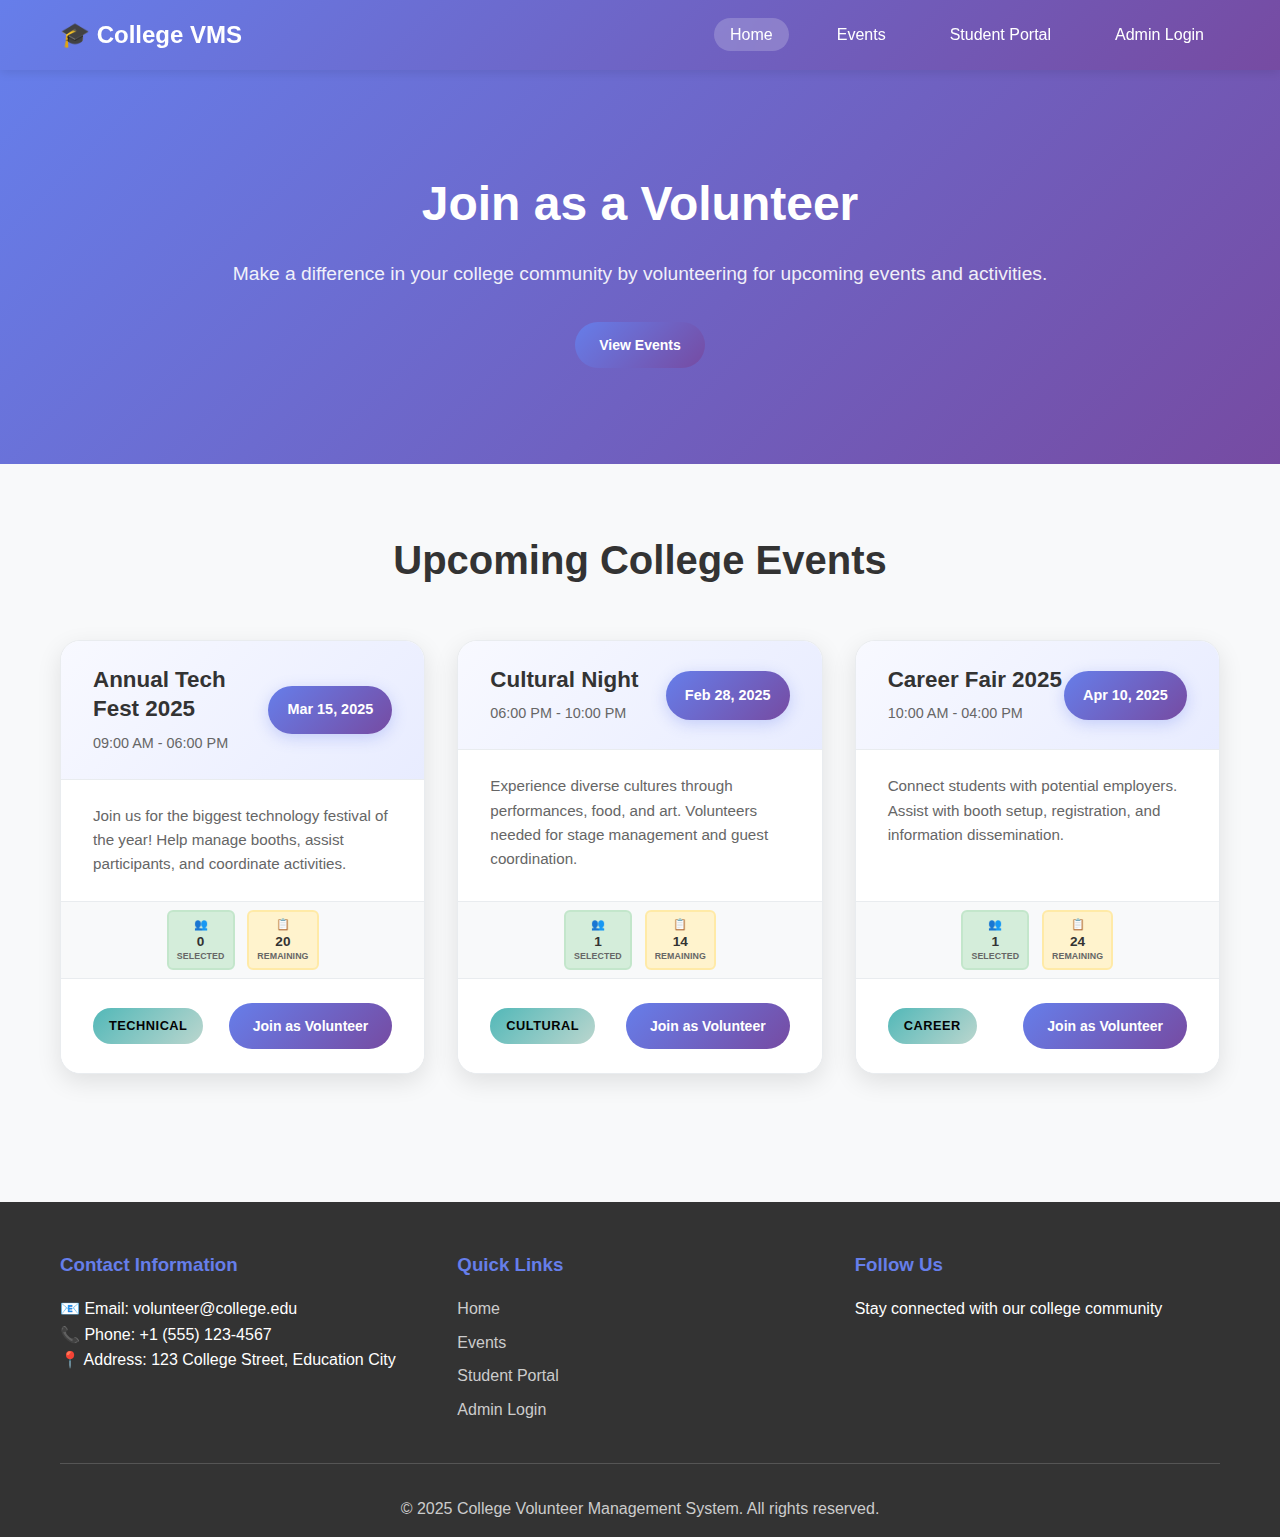
<file: index.html>
<!DOCTYPE html>
<html lang="en">
<head>
    <meta charset="UTF-8">
    <meta name="viewport" content="width=device-width, initial-scale=1.0">
    <title>Volunteer Management System - Home</title>
    <link rel="stylesheet" href="styles.css">
</head>
<body>
    <!-- Header Navigation -->
    <header class="header">
        <div class="container">
            <div class="logo">
                <h2>🎓 College VMS</h2>
            </div>
            <nav class="nav">
                <ul>
                    <li><a href="index.html" class="active">Home</a></li>
                    <li><a href="events.html">Events</a></li>
                    <li><a href="student-portal.html">Student Portal</a></li>
                    <li><a href="login.html">Admin Login</a></li>
                </ul>
            </nav>
            <div class="hamburger" onclick="toggleMobileMenu()">
                <span></span>
                <span></span>
                <span></span>
            </div>
        </div>
    </header>

    <!-- Hero Section -->
    <section class="hero">
        <div class="container">
            <div class="hero-content">
                <h1>Join as a Volunteer</h1>
                <p>Make a difference in your college community by volunteering for upcoming events and activities.</p>
                <a href="events.html" class="btn btn-primary">View Events</a>
            </div>
        </div>
    </section>

    <!-- Upcoming Events Section -->
    <section class="upcoming-events">
        <div class="container">
            <h2>Upcoming College Events</h2>
            <div class="events-grid" id="upcomingEventsGrid">
                <!-- Events will be dynamically loaded here -->
            </div>
        </div>
    </section>

    <!-- Notifications -->
    <div class="notification" id="notification">
        <span id="notificationText"></span>
        <button onclick="closeNotification()">&times;</button>
    </div>

    <!-- Footer -->
    <footer class="footer">
        <div class="container">
            <div class="footer-content">
                <div class="footer-section">
                    <h3>Contact Information</h3>
                    <p>📧 Email: volunteer@college.edu</p>
                    <p>📞 Phone: +1 (555) 123-4567</p>
                    <p>📍 Address: 123 College Street, Education City</p>
                </div>
                <div class="footer-section">
                    <h3>Quick Links</h3>
                    <ul>
                        <li><a href="index.html">Home</a></li>
                        <li><a href="events.html">Events</a></li>
                        <li><a href="student-portal.html">Student Portal</a></li>
                        <li><a href="login.html">Admin Login</a></li>
                    </ul>
                </div>
                <div class="footer-section">
                    <h3>Follow Us</h3>
                    <p>Stay connected with our college community</p>
                </div>
            </div>
            <div class="footer-bottom">
                <p>&copy; 2025 College Volunteer Management System. All rights reserved.</p>
            </div>
        </div>
    </footer>

    <script src="script.js"></script>
</body>
</html>
</file>
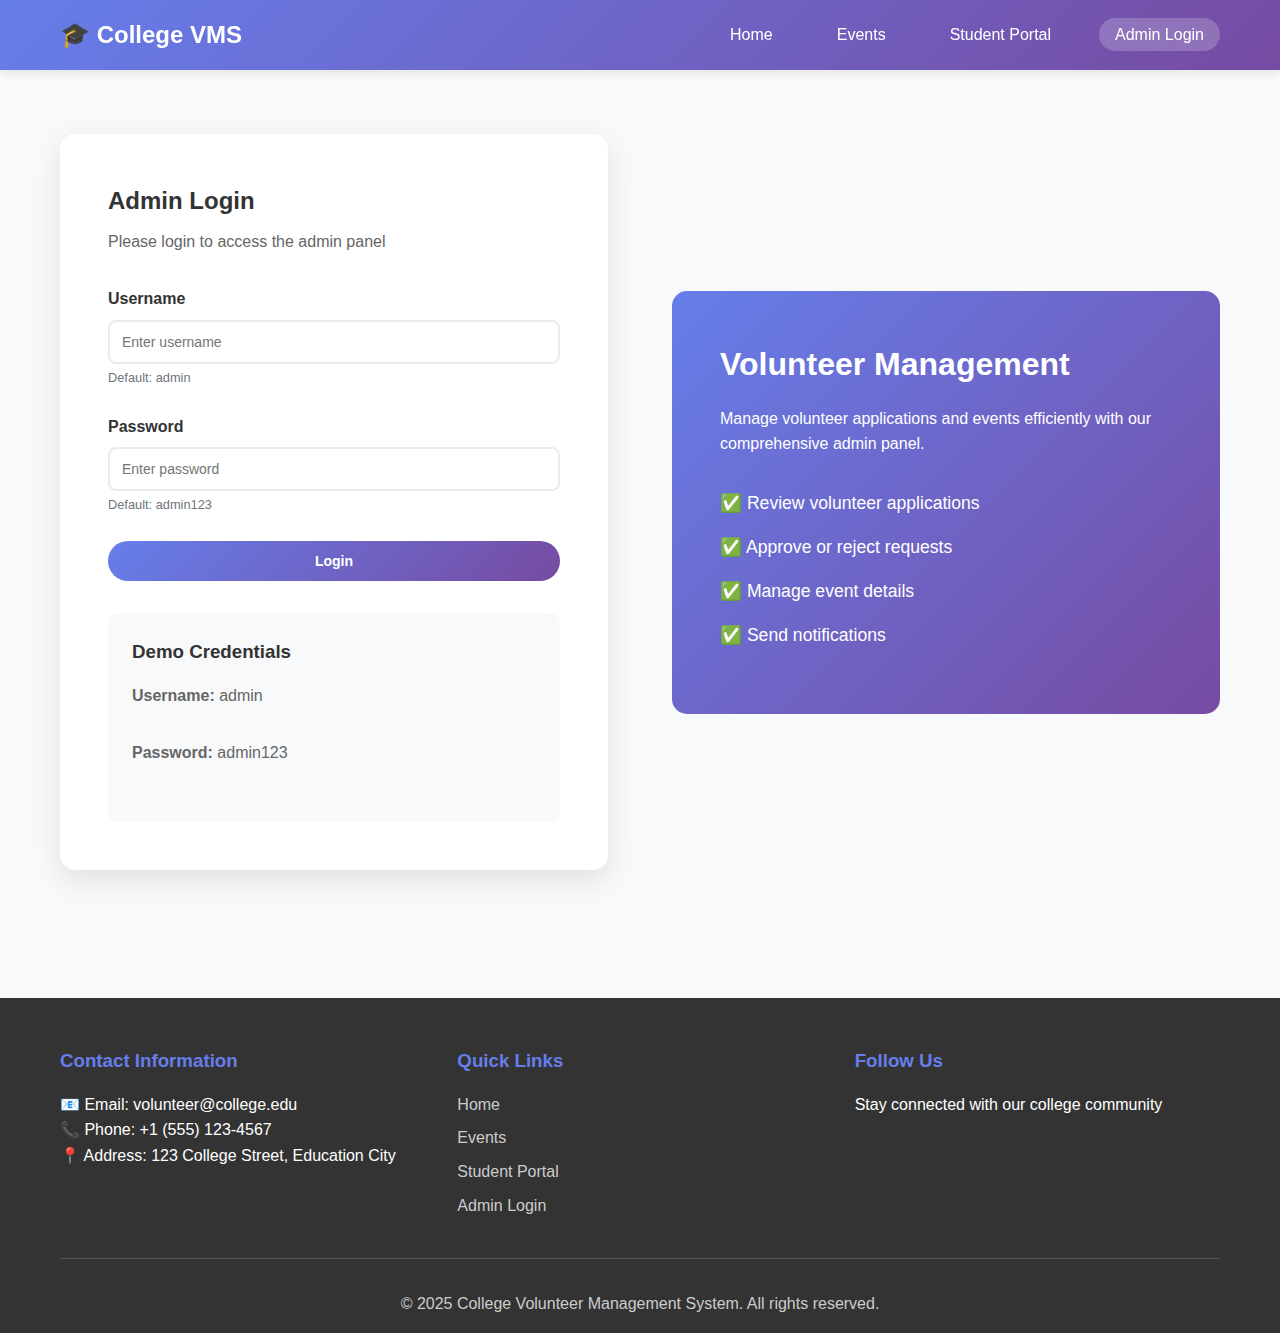
<file: admin.html>
<!DOCTYPE html>
<html lang="en">
<head>
    <meta charset="UTF-8">
    <meta name="viewport" content="width=device-width, initial-scale=1.0">
    <title>Admin Panel - Volunteer Management System</title>
    <link rel="stylesheet" href="styles.css">
</head>
<body>
    <!-- Header Navigation -->
    <header class="header">
        <div class="container">
            <div class="logo">
                <h2>🎓 College VMS</h2>
            </div>
            <nav class="nav">
                <ul>
                    <li><a href="index.html">Home</a></li>
                    <li><a href="events.html">Events</a></li>
                    <li><a href="student-portal.html">Student Portal</a></li>
                    <li><a href="login.html">Admin Login</a></li>
                </ul>
            </nav>
            <div class="hamburger" onclick="toggleMobileMenu()">
                <span></span>
                <span></span>
                <span></span>
            </div>
        </div>
    </header>

    <!-- Admin Panel Content -->
    <section class="admin-section">
        <div class="container">
            <div class="admin-header">
                <h1>Admin Dashboard</h1>
                <div class="admin-actions">
                    <button class="btn btn-primary" onclick="openAddEventModal()">📝 Add Event</button>
                    <button class="btn btn-secondary" onclick="refreshApplications()">🔄 Refresh</button>
                    <button class="btn btn-danger" onclick="logout()">🚪 Logout</button>
                </div>
            </div>

            <!-- Statistics Cards -->
            <div class="stats-grid">
                <div class="stat-card">
                    <div class="stat-icon">📋</div>
                    <div class="stat-content">
                        <h3 id="totalApplications">0</h3>
                        <p>Total Applications</p>
                    </div>
                </div>
                <div class="stat-card">
                    <div class="stat-icon">⏳</div>
                    <div class="stat-content">
                        <h3 id="pendingApplications">0</h3>
                        <p>Pending Review</p>
                    </div>
                </div>
                <div class="stat-card">
                    <div class="stat-icon">✅</div>
                    <div class="stat-content">
                        <h3 id="approvedApplications">0</h3>
                        <p>Approved</p>
                    </div>
                </div>
                <div class="stat-card">
                    <div class="stat-icon">❌</div>
                    <div class="stat-content">
                        <h3 id="rejectedApplications">0</h3>
                        <p>Rejected</p>
                    </div>
                </div>
            </div>

            <!-- Events Management Section -->
            <div class="admin-table-container">
                <h2>Events Management</h2>
                <div class="events-admin-grid" id="eventsAdminGrid">
                    <!-- Events will be dynamically loaded here -->
                </div>
            </div>

            <!-- Applications Table -->
            <div class="admin-table-container">
                <h2>Volunteer Applications</h2>
                <div class="table-responsive">
                    <table class="admin-table" id="applicationsTable">
                        <thead>
                            <tr>
                                <th>Application ID</th>
                                <th>Name</th>
                                <th>Roll No</th>
                                <th>Department</th>
                                <th>Email</th>
                                <th>Event</th>
                                <th>Status</th>
                                <th>Applied Date</th>
                                <th>Actions</th>
                            </tr>
                        </thead>
                        <tbody id="applicationsTableBody">
                            <!-- Applications will be dynamically loaded here -->
                        </tbody>
                    </table>
                </div>
            </div>

            <!-- No Applications Message -->
            <div class="no-data" id="noApplicationsMessage" style="display: none;">
                <div class="no-data-icon">📝</div>
                <h3>No Applications Yet</h3>
                <p>When students apply for volunteer positions, they will appear here.</p>
            </div>
        </div>
    </section>

    <!-- Add Event Modal -->
    <div class="modal" id="addEventModal">
        <div class="modal-content">
            <div class="modal-header">
                <h2>Add New Event</h2>
                <span class="close" onclick="closeAddEventModal()">&times;</span>
            </div>
            <form id="addEventForm" class="volunteer-form">
                <div class="form-group">
                    <label for="eventName">Event Name *</label>
                    <input type="text" id="eventName" name="eventName" required placeholder="Enter event name">
                </div>
                <div class="form-group">
                    <label for="eventDate">Event Date *</label>
                    <input type="date" id="eventDate" name="eventDate" required>
                </div>
                <div class="form-group">
                    <label for="eventTime">Event Time *</label>
                    <input type="text" id="eventTime" name="eventTime" required placeholder="e.g., 09:00 AM - 06:00 PM">
                </div>
                <div class="form-group">
                    <label for="eventDescription">Event Description *</label>
                    <textarea id="eventDescription" name="eventDescription" rows="4" required placeholder="Describe the event and volunteer requirements"></textarea>
                </div>
                <div class="form-group">
                    <label for="eventCategory">Category *</label>
                    <select id="eventCategory" name="eventCategory" required>
                        <option value="">Select Category</option>
                        <option value="Technical">Technical</option>
                        <option value="Cultural">Cultural</option>
                        <option value="Career">Career</option>
                        <option value="Environment">Environment</option>
                        <option value="Sports">Sports</option>
                        <option value="Academic">Academic</option>
                        <option value="Social">Social</option>
                        <option value="Other">Other</option>
                    </select>
                </div>
                <div class="form-group">
                    <label for="volunteersNeeded">Volunteers Needed *</label>
                    <input type="number" id="volunteersNeeded" name="volunteersNeeded" required min="1" placeholder="Number of volunteers required">
                </div>
                <div class="form-group">
                    <label for="eventStatus">Event Status</label>
                    <select id="eventStatus" name="eventStatus">
                        <option value="true">Upcoming (Active)</option>
                        <option value="false">Completed/Inactive</option>
                    </select>
                </div>
                <div class="form-actions">
                    <button type="button" class="btn btn-secondary" onclick="closeAddEventModal()">Cancel</button>
                    <button type="submit" class="btn btn-primary">Create Event</button>
                </div>
            </form>
        </div>
    </div>

    <!-- Application Details Modal -->
    <div class="modal" id="applicationModal">
        <div class="modal-content modal-large">
            <div class="modal-header">
                <h2>Application Details</h2>
                <span class="close" onclick="closeApplicationModal()">&times;</span>
            </div>
            <div class="modal-body" id="applicationDetails">
                <!-- Application details will be loaded here -->
            </div>
        </div>
    </div>

    <!-- Notifications -->
    <div class="notification" id="notification">
        <span id="notificationText"></span>
        <button onclick="closeNotification()">&times;</button>
    </div>

    <!-- Footer -->
    <footer class="footer">
        <div class="container">
            <div class="footer-content">
                <div class="footer-section">
                    <h3>Contact Information</h3>
                    <p>📧 Email: volunteer@college.edu</p>
                    <p>📞 Phone: +1 (555) 123-4567</p>
                    <p>📍 Address: 123 College Street, Education City</p>
                </div>
                <div class="footer-section">
                    <h3>Quick Links</h3>
                    <ul>
                        <li><a href="index.html">Home</a></li>
                        <li><a href="events.html">Events</a></li>
                        <li><a href="student-portal.html">Student Portal</a></li>
                        <li><a href="login.html">Admin Login</a></li>
                    </ul>
                </div>
                <div class="footer-section">
                    <h3>Follow Us</h3>
                    <p>Stay connected with our college community</p>
                </div>
            </div>
            <div class="footer-bottom">
                <p>&copy; 2025 College Volunteer Management System. All rights reserved.</p>
            </div>
        </div>
    </footer>

    <script src="script.js"></script>
</body>
</html>
</file>
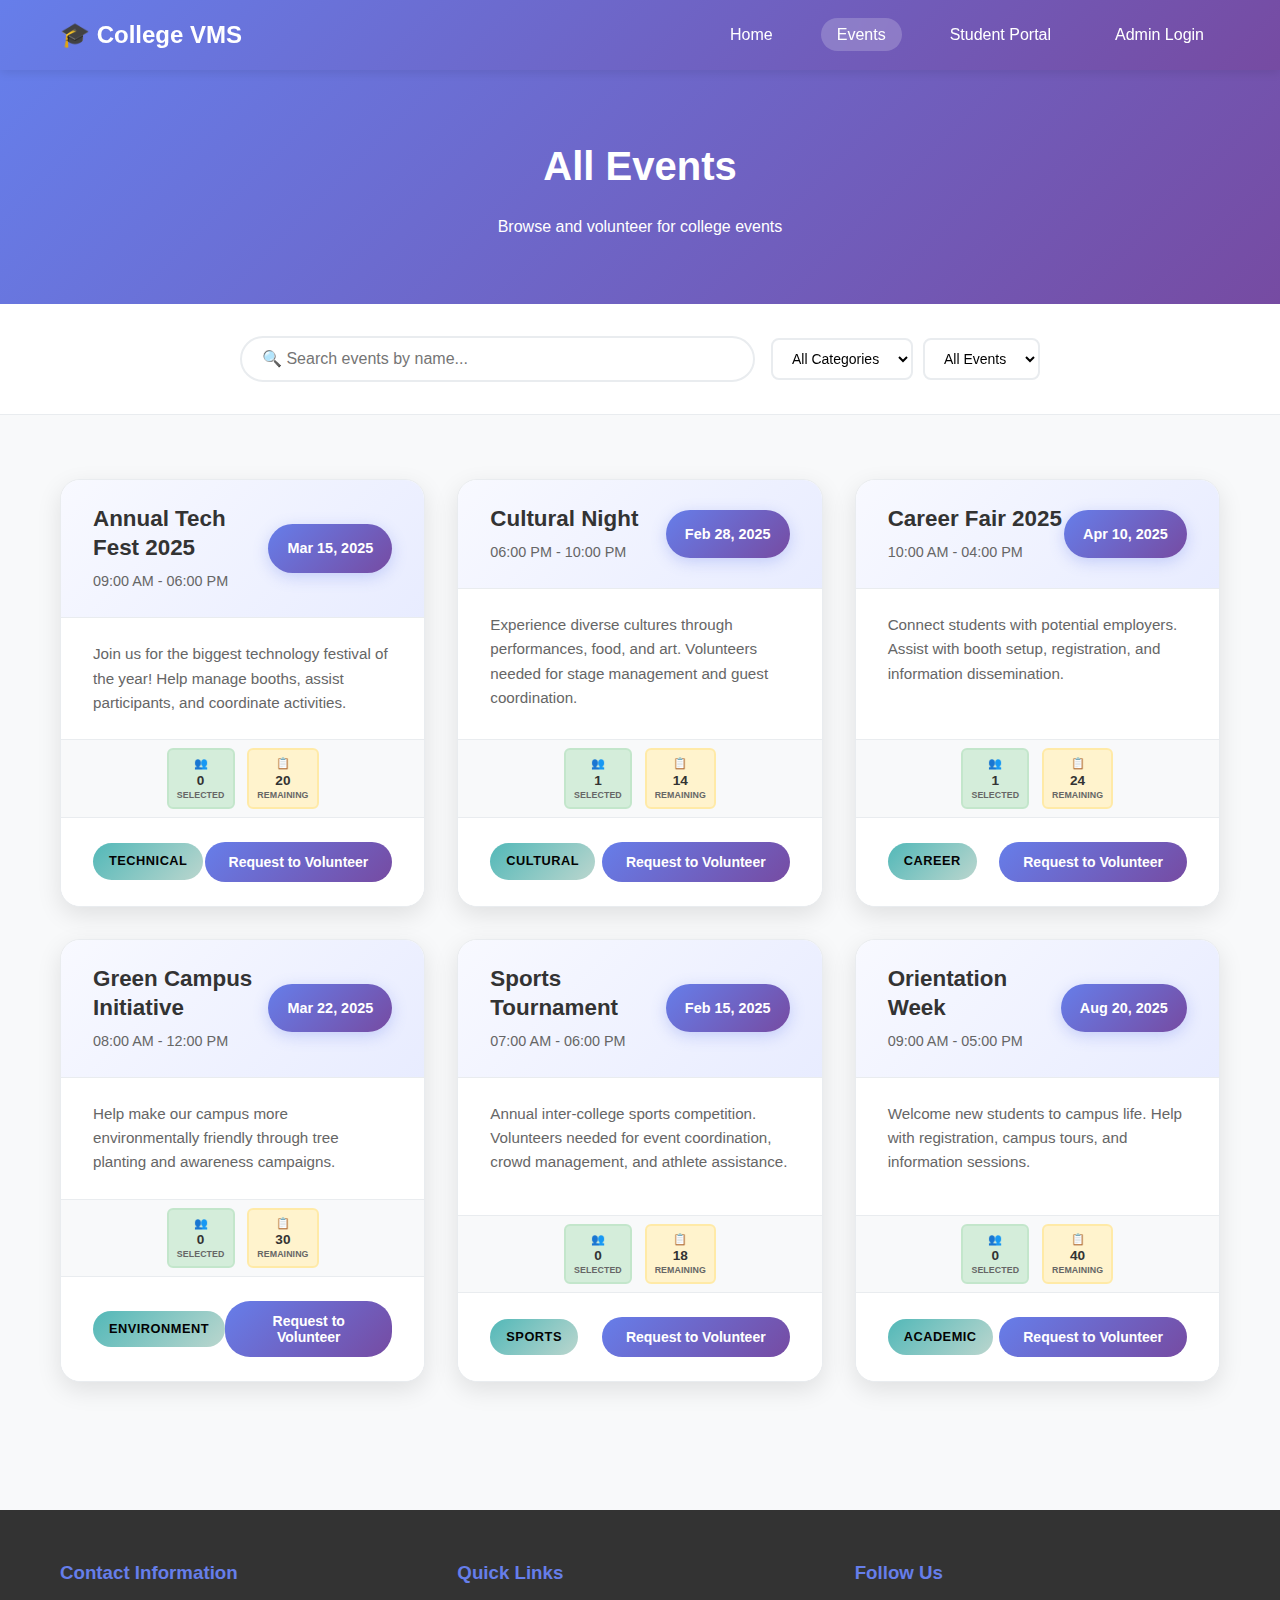
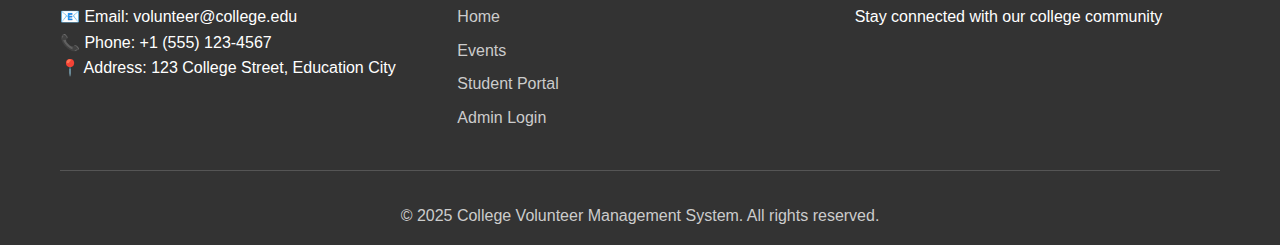
<file: events.html>
<!DOCTYPE html>
<html lang="en">
<head>
    <meta charset="UTF-8">
    <meta name="viewport" content="width=device-width, initial-scale=1.0">
    <title>Events - Volunteer Management System</title>
    <link rel="stylesheet" href="styles.css">
</head>
<body>
    <!-- Header Navigation -->
    <header class="header">
        <div class="container">
            <div class="logo">
                <h2>🎓 College VMS</h2>
            </div>
            <nav class="nav">
                <ul>
                    <li><a href="index.html">Home</a></li>
                    <li><a href="events.html" class="active">Events</a></li>
                    <li><a href="student-portal.html">Student Portal</a></li>
                    <li><a href="login.html">Admin Login</a></li>
                </ul>
            </nav>
            <div class="hamburger" onclick="toggleMobileMenu()">
                <span></span>
                <span></span>
                <span></span>
            </div>
        </div>
    </header>

    <!-- Page Header -->
    <section class="page-header">
        <div class="container">
            <h1>All Events</h1>
            <p>Browse and volunteer for college events</p>
        </div>
    </section>

    <!-- Search and Filter Section -->
    <section class="search-section">
        <div class="container">
            <div class="search-controls">
                <div class="search-box">
                    <input type="text" id="eventSearchInput" placeholder="🔍 Search events by name..." onkeyup="searchEvents()">
                </div>
                <div class="filter-controls">
                    <select id="categoryFilter" onchange="filterEvents()">
                        <option value="">All Categories</option>
                        <option value="Technical">Technical</option>
                        <option value="Cultural">Cultural</option>
                        <option value="Career">Career</option>
                        <option value="Environment">Environment</option>
                        <option value="Sports">Sports</option>
                        <option value="Academic">Academic</option>
                        <option value="Social">Social</option>
                        <option value="Other">Other</option>
                    </select>
                    <select id="statusFilter" onchange="filterEvents()">
                        <option value="">All Events</option>
                        <option value="available">Available</option>
                        <option value="full">Full</option>
                    </select>
                </div>
            </div>
        </div>
    </section>

    <!-- Events Grid -->
    <section class="events-section">
        <div class="container">
            <div class="events-grid" id="allEventsGrid">
                <!-- Events will be dynamically loaded here -->
            </div>
            <div class="no-results" id="noResultsMessage" style="display: none;">
                <div class="no-data-icon">🔍</div>
                <h3>No Events Found</h3>
                <p>Try adjusting your search criteria or check back later for new events.</p>
            </div>
        </div>
    </section>

    <!-- Volunteer Application Modal -->
    <div class="modal" id="volunteerModal">
        <div class="modal-content">
            <div class="modal-header">
                <h2>Volunteer Application</h2>
                <span class="close" onclick="closeModal()">&times;</span>
            </div>
            <form id="volunteerForm" class="volunteer-form">
                <input type="hidden" id="eventId" name="eventId">
                <div class="form-group">
                    <label for="name">Full Name *</label>
                    <input type="text" id="name" name="name" required>
                </div>
                <div class="form-group">
                    <label for="rollNo">Roll Number *</label>
                    <input type="text" id="rollNo" name="rollNo" required>
                </div>
                <div class="form-group">
                    <label for="department">Department *</label>
                    <select id="department" name="department" required>
                        <option value="">Select Department</option>
                        <option value="Computer Science">Computer Science</option>
                        <option value="Information Technology">Information Technology</option>
                        <option value="Electronics">Electronics</option>
                        <option value="Mechanical">Mechanical</option>
                        <option value="Civil">Civil</option>
                        <option value="Business Administration">Business Administration</option>
                    </select>
                </div>
                <div class="form-group">
                    <label for="email">Email Address *</label>
                    <input type="email" id="email" name="email" required>
                </div>
                <div class="form-group">
                    <label for="skills">Skills & Experience</label>
                    <textarea id="skills" name="skills" rows="3" placeholder="Describe your relevant skills and experience"></textarea>
                </div>
                <div class="form-group">
                    <label for="availability">Availability *</label>
                    <select id="availability" name="availability" required>
                        <option value="">Select Availability</option>
                        <option value="Full Day">Full Day</option>
                        <option value="Morning Only">Morning Only</option>
                        <option value="Afternoon Only">Afternoon Only</option>
                        <option value="Evening Only">Evening Only</option>
                    </select>
                </div>
                <div class="form-group">
                    <label for="motivation">Why do you want to volunteer?</label>
                    <textarea id="motivation" name="motivation" rows="3" placeholder="Tell us why you're interested in volunteering for this event"></textarea>
                </div>
                <div class="form-actions">
                    <button type="button" class="btn btn-secondary" onclick="closeModal()">Cancel</button>
                    <button type="submit" class="btn btn-primary">Submit Application</button>
                </div>
            </form>
        </div>
    </div>

    <!-- Notifications -->
    <div class="notification" id="notification">
        <span id="notificationText"></span>
        <button onclick="closeNotification()">&times;</button>
    </div>

    <!-- Footer -->
    <footer class="footer">
        <div class="container">
            <div class="footer-content">
                <div class="footer-section">
                    <h3>Contact Information</h3>
                    <p>📧 Email: volunteer@college.edu</p>
                    <p>📞 Phone: +1 (555) 123-4567</p>
                    <p>📍 Address: 123 College Street, Education City</p>
                </div>
                <div class="footer-section">
                    <h3>Quick Links</h3>
                    <ul>
                        <li><a href="index.html">Home</a></li>
                        <li><a href="events.html">Events</a></li>
                        <li><a href="student-portal.html">Student Portal</a></li>
                        <li><a href="login.html">Admin Login</a></li>
                    </ul>
                </div>
                <div class="footer-section">
                    <h3>Follow Us</h3>
                    <p>Stay connected with our college community</p>
                </div>
            </div>
            <div class="footer-bottom">
                <p>&copy; 2025 College Volunteer Management System. All rights reserved.</p>
            </div>
        </div>
    </footer>

    <script src="script.js"></script>
</body>
</html>
</file>
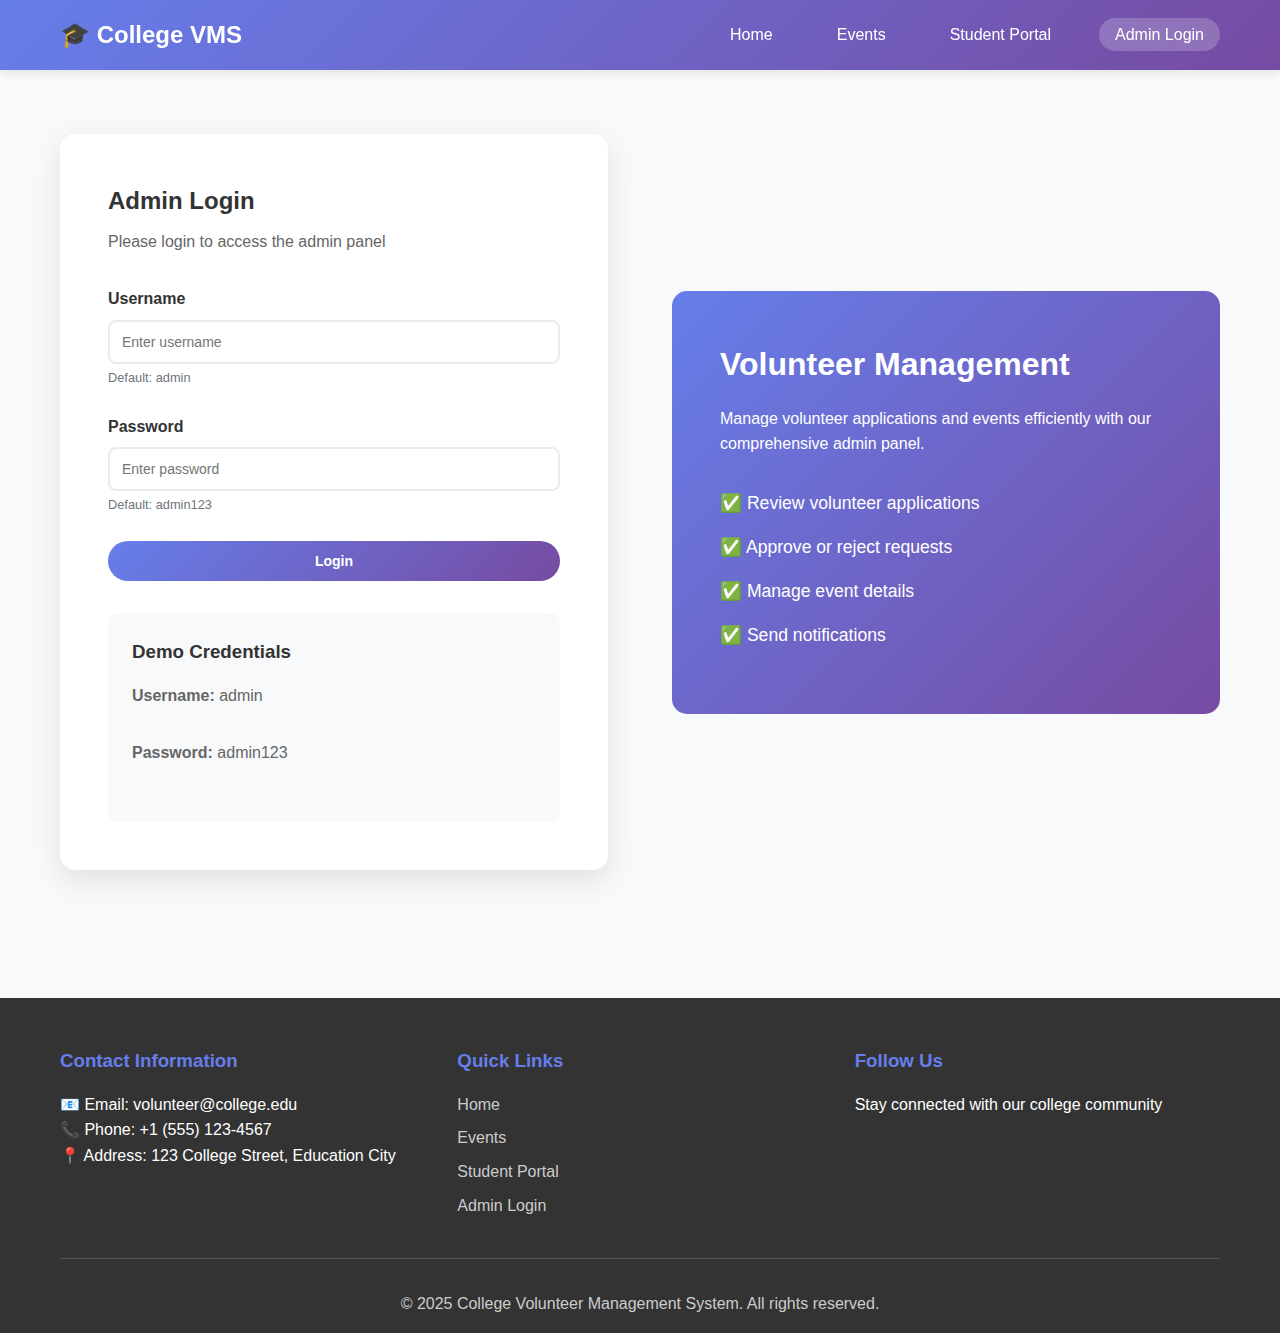
<file: login.html>
<!DOCTYPE html>
<html lang="en">
<head>
    <meta charset="UTF-8">
    <meta name="viewport" content="width=device-width, initial-scale=1.0">
    <title>Admin Login - Volunteer Management System</title>
    <link rel="stylesheet" href="styles.css">
</head>
<body>
    <!-- Header Navigation -->
    <header class="header">
        <div class="container">
            <div class="logo">
                <h2>🎓 College VMS</h2>
            </div>
            <nav class="nav">
                <ul>
                    <li><a href="index.html">Home</a></li>
                    <li><a href="events.html">Events</a></li>
                    <li><a href="student-portal.html">Student Portal</a></li>
                    <li><a href="login.html" class="active">Admin Login</a></li>
                </ul>
            </nav>
            <div class="hamburger" onclick="toggleMobileMenu()">
                <span></span>
                <span></span>
                <span></span>
            </div>
        </div>
    </header>

    <!-- Login Section -->
    <section class="login-section">
        <div class="container">
            <div class="login-container">
                <div class="login-form">
                    <h2>Admin Login</h2>
                    <p>Please login to access the admin panel</p>
                    <form id="loginForm">
                        <div class="form-group">
                            <label for="username">Username</label>
                            <input type="text" id="username" name="username" required placeholder="Enter username">
                            <small class="hint">Default: admin</small>
                        </div>
                        <div class="form-group">
                            <label for="password">Password</label>
                            <input type="password" id="password" name="password" required placeholder="Enter password">
                            <small class="hint">Default: admin123</small>
                        </div>
                        <button type="submit" class="btn btn-primary btn-full">Login</button>
                    </form>
                    <div class="login-info">
                        <h3>Demo Credentials</h3>
                        <p><strong>Username:</strong> admin</p>
                        <p><strong>Password:</strong> admin123</p>
                    </div>
                </div>
                <div class="login-illustration">
                    <div class="illustration-content">
                        <h3>Volunteer Management</h3>
                        <p>Manage volunteer applications and events efficiently with our comprehensive admin panel.</p>
                        <ul>
                            <li>✅ Review volunteer applications</li>
                            <li>✅ Approve or reject requests</li>
                            <li>✅ Manage event details</li>
                            <li>✅ Send notifications</li>
                        </ul>
                    </div>
                </div>
            </div>
        </div>
    </section>

    <!-- Notifications -->
    <div class="notification" id="notification">
        <span id="notificationText"></span>
        <button onclick="closeNotification()">&times;</button>
    </div>

    <!-- Footer -->
    <footer class="footer">
        <div class="container">
            <div class="footer-content">
                <div class="footer-section">
                    <h3>Contact Information</h3>
                    <p>📧 Email: volunteer@college.edu</p>
                    <p>📞 Phone: +1 (555) 123-4567</p>
                    <p>📍 Address: 123 College Street, Education City</p>
                </div>
                <div class="footer-section">
                    <h3>Quick Links</h3>
                    <ul>
                        <li><a href="index.html">Home</a></li>
                        <li><a href="events.html">Events</a></li>
                        <li><a href="student-portal.html">Student Portal</a></li>
                        <li><a href="login.html">Admin Login</a></li>
                    </ul>
                </div>
                <div class="footer-section">
                    <h3>Follow Us</h3>
                    <p>Stay connected with our college community</p>
                </div>
            </div>
            <div class="footer-bottom">
                <p>&copy; 2025 College Volunteer Management System. All rights reserved.</p>
            </div>
        </div>
    </footer>

    <script src="script.js"></script>
</body>
</html>
</file>
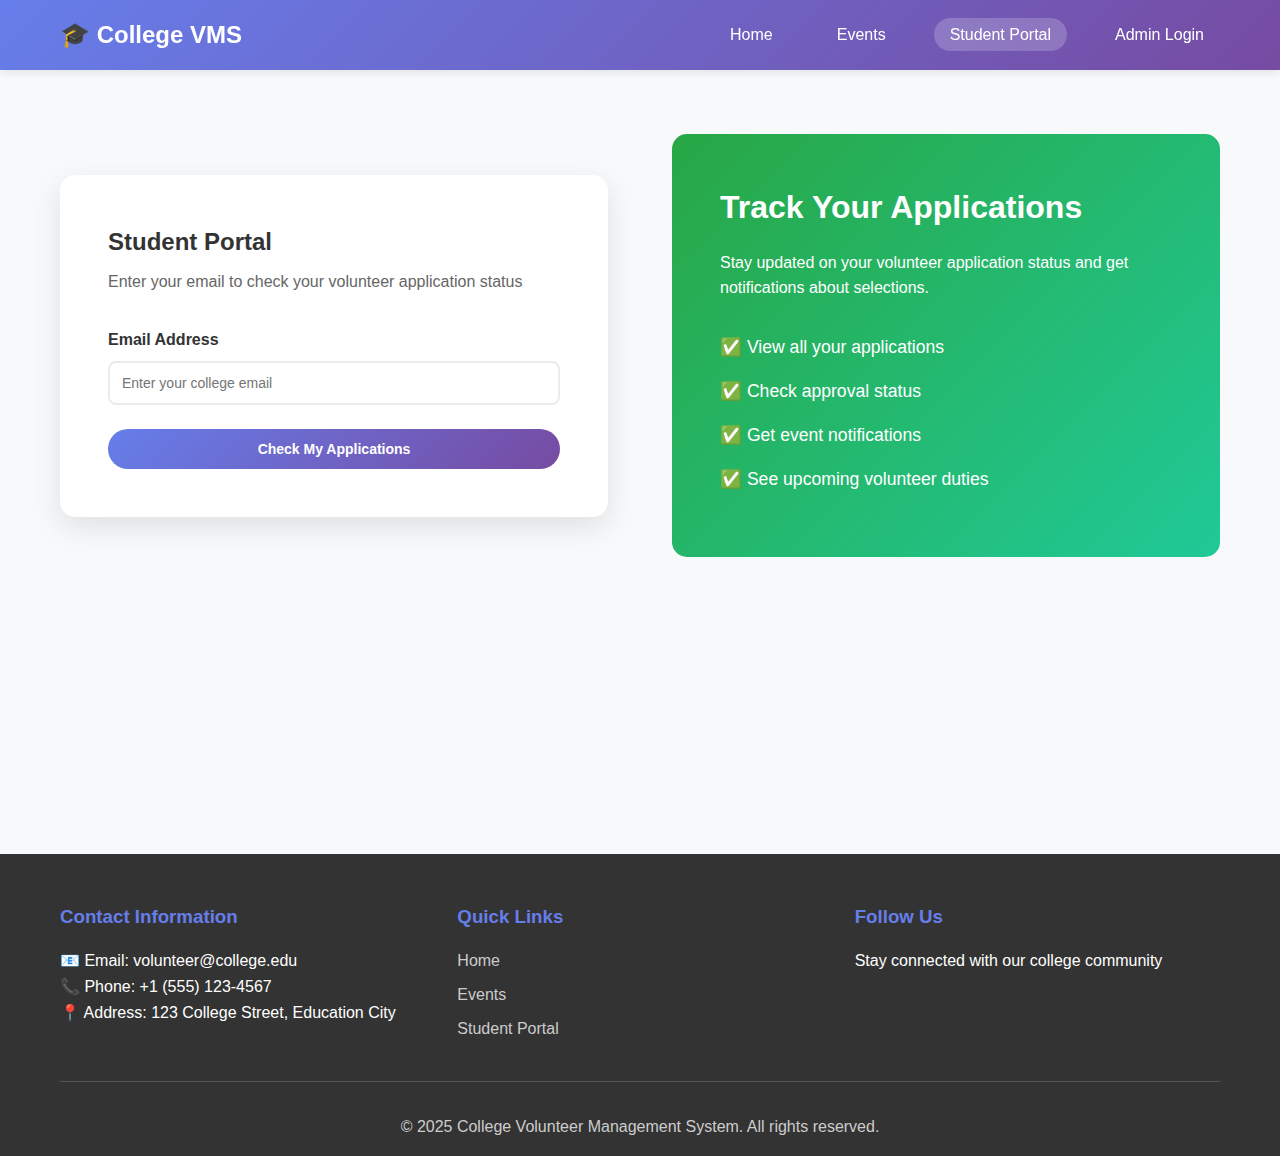
<file: student-portal.html>
<!DOCTYPE html>
<html lang="en">
<head>
    <meta charset="UTF-8">
    <meta name="viewport" content="width=device-width, initial-scale=1.0">
    <title>Student Portal - Volunteer Management System</title>
    <link rel="stylesheet" href="styles.css">
</head>
<body>
    <!-- Header Navigation -->
    <header class="header">
        <div class="container">
            <div class="logo">
                <h2>🎓 College VMS</h2>
            </div>
            <nav class="nav">
                <ul>
                    <li><a href="index.html">Home</a></li>
                    <li><a href="events.html">Events</a></li>
                    <li><a href="student-portal.html" class="active">Student Portal</a></li>
                    <li><a href="login.html">Admin Login</a></li>
                </ul>
            </nav>
            <div class="hamburger" onclick="toggleMobileMenu()">
                <span></span>
                <span></span>
                <span></span>
            </div>
        </div>
    </header>

    <!-- Student Login Section -->
    <section class="student-section" id="studentLoginSection">
        <div class="container">
            <div class="student-login-container">
                <div class="student-login-form">
                    <h2>Student Portal</h2>
                    <p>Enter your email to check your volunteer application status</p>
                    <form id="studentLoginForm">
                        <div class="form-group">
                            <label for="studentEmail">Email Address</label>
                            <input type="email" id="studentEmail" name="studentEmail" required placeholder="Enter your college email">
                        </div>
                        <button type="submit" class="btn btn-primary btn-full">Check My Applications</button>
                    </form>
                </div>
                <div class="student-illustration">
                    <div class="illustration-content">
                        <h3>Track Your Applications</h3>
                        <p>Stay updated on your volunteer application status and get notifications about selections.</p>
                        <ul>
                            <li>✅ View all your applications</li>
                            <li>✅ Check approval status</li>
                            <li>✅ Get event notifications</li>
                            <li>✅ See upcoming volunteer duties</li>
                        </ul>
                    </div>
                </div>
            </div>
        </div>
    </section>

    <!-- Student Dashboard Section -->
    <section class="student-dashboard" id="studentDashboard" style="display: none;">
        <div class="container">
            <!-- Student Info Header -->
            <div class="student-header">
                <div class="student-info">
                    <h1>Welcome, <span id="studentName">Student</span>!</h1>
                    <p>Email: <span id="displayEmail"></span></p>
                </div>
                <div class="student-actions">
                    <button class="btn btn-secondary" onclick="refreshStudentData()">🔄 Refresh</button>
                    <button class="btn btn-danger" onclick="logoutStudent()">🚪 Logout</button>
                </div>
            </div>

            <!-- Student Statistics -->
            <div class="student-stats-grid">
                <div class="stat-card">
                    <div class="stat-icon">📋</div>
                    <div class="stat-content">
                        <h3 id="studentTotalApplications">0</h3>
                        <p>Total Applications</p>
                    </div>
                </div>
                <div class="stat-card">
                    <div class="stat-icon">⏳</div>
                    <div class="stat-content">
                        <h3 id="studentPendingApplications">0</h3>
                        <p>Pending Review</p>
                    </div>
                </div>
                <div class="stat-card">
                    <div class="stat-icon">✅</div>
                    <div class="stat-content">
                        <h3 id="studentApprovedApplications">0</h3>
                        <p>Approved</p>
                    </div>
                </div>
                <div class="stat-card">
                    <div class="stat-icon">🎉</div>
                    <div class="stat-content">
                        <h3 id="studentUpcomingEvents">0</h3>
                        <p>Upcoming Events</p>
                    </div>
                </div>
            </div>

            <!-- Student Notifications -->
            <div class="student-notifications" id="studentNotificationsSection">
                <h2>📢 Recent Notifications</h2>
                <div class="notifications-container" id="studentNotificationsContainer">
                    <!-- Notifications will be loaded here -->
                </div>
            </div>

            <!-- Student Applications -->
            <div class="student-applications">
                <h2>📝 My Applications</h2>
                <div class="applications-container" id="studentApplicationsContainer">
                    <!-- Applications will be loaded here -->
                </div>
            </div>

            <!-- Approved Events -->
            <div class="approved-events" id="approvedEventsSection" style="display: none;">
                <h2>🎯 My Volunteer Events</h2>
                <div class="approved-events-grid" id="approvedEventsGrid">
                    <!-- Approved events will be loaded here -->
                </div>
            </div>

            <!-- No Data Message -->
            <div class="no-data" id="noStudentDataMessage" style="display: none;">
                <div class="no-data-icon">📝</div>
                <h3>No Applications Found</h3>
                <p>You haven't applied for any volunteer positions yet.</p>
                <a href="events.html" class="btn btn-primary">Browse Events</a>
            </div>
        </div>
    </section>

    <!-- Notifications -->
    <div class="notification" id="notification">
        <span id="notificationText"></span>
        <button onclick="closeNotification()">&times;</button>
    </div>

    <!-- Footer -->
    <footer class="footer">
        <div class="container">
            <div class="footer-content">
                <div class="footer-section">
                    <h3>Contact Information</h3>
                    <p>📧 Email: volunteer@college.edu</p>
                    <p>📞 Phone: +1 (555) 123-4567</p>
                    <p>📍 Address: 123 College Street, Education City</p>
                </div>
                <div class="footer-section">
                    <h3>Quick Links</h3>
                    <ul>
                        <li><a href="index.html">Home</a></li>
                        <li><a href="events.html">Events</a></li>
                        <li><a href="student-portal.html">Student Portal</a></li>
                    </ul>
                </div>
                <div class="footer-section">
                    <h3>Follow Us</h3>
                    <p>Stay connected with our college community</p>
                </div>
            </div>
            <div class="footer-bottom">
                <p>&copy; 2025 College Volunteer Management System. All rights reserved.</p>
            </div>
        </div>
    </footer>

    <script src="script.js"></script>
</body>
</html>
</file>
<file: styles.css>
/* Global Styles */
* {
    margin: 0;
    padding: 0;
    box-sizing: border-box;
}

html {
    scroll-behavior: smooth;
}

body {
    font-family: 'Segoe UI', Tahoma, Geneva, Verdana, sans-serif;
    line-height: 1.6;
    color: #333;
    background-color: #f8f9fa;
}

.container {
    max-width: 1200px;
    margin: 0 auto;
    padding: 0 20px;
}

/* Header Styles */
.header {
    background: linear-gradient(135deg, #667eea 0%, #764ba2 100%);
    color: white;
    padding: 1rem 0;
    box-shadow: 0 2px 10px rgba(0,0,0,0.1);
    position: sticky;
    top: 0;
    z-index: 1000;
}

.header .container {
    display: flex;
    justify-content: space-between;
    align-items: center;
}

.logo h2 {
    font-size: 1.5rem;
    font-weight: 700;
}

.nav ul {
    list-style: none;
    display: flex;
    gap: 2rem;
}

.nav a {
    color: white;
    text-decoration: none;
    font-weight: 500;
    padding: 0.5rem 1rem;
    border-radius: 25px;
    transition: all 0.3s ease;
}

.nav a:hover,
.nav a.active {
    background: rgba(255,255,255,0.2);
    backdrop-filter: blur(10px);
}

.hamburger {
    display: none;
    flex-direction: column;
    cursor: pointer;
    gap: 4px;
}

.hamburger span {
    width: 25px;
    height: 3px;
    background: white;
    transition: 0.3s;
}

/* Button Styles */
.btn {
    display: inline-block;
    padding: 12px 24px;
    border: none;
    border-radius: 25px;
    text-decoration: none;
    font-weight: 600;
    text-align: center;
    cursor: pointer;
    transition: all 0.3s ease;
    font-size: 14px;
}

.btn-primary {
    background: linear-gradient(135deg, #667eea 0%, #764ba2 100%);
    color: white;
}

.btn-primary:hover {
    transform: translateY(-2px);
    box-shadow: 0 5px 15px rgba(102, 126, 234, 0.4);
}

.btn-secondary {
    background: #6c757d;
    color: white;
}

.btn-secondary:hover {
    background: #5a6268;
    transform: translateY(-2px);
}

.btn-success {
    background: #28a745;
    color: white;
}

.btn-success:hover {
    background: #218838;
    transform: translateY(-2px);
}

.btn-danger {
    background: #dc3545;
    color: white;
}

.btn-danger:hover {
    background: #c82333;
    transform: translateY(-2px);
}

.btn-full {
    width: 100%;
}

/* Hero Section */
.hero {
    background: linear-gradient(135deg, #667eea 0%, #764ba2 100%);
    color: white;
    padding: 6rem 0;
    text-align: center;
}

.hero-content h1 {
    font-size: 3rem;
    margin-bottom: 1rem;
    font-weight: 700;
}

.hero-content p {
    font-size: 1.2rem;
    margin-bottom: 2rem;
    opacity: 0.9;
}

/* Page Header */
.page-header {
    background: linear-gradient(135deg, #667eea 0%, #764ba2 100%);
    color: white;
    padding: 4rem 0;
    text-align: center;
}

.page-header h1 {
    font-size: 2.5rem;
    margin-bottom: 1rem;
}

/* Events Grid */
.upcoming-events,
.events-section {
    padding: 4rem 0;
}

.upcoming-events h2,
.events-section h2 {
    text-align: center;
    margin-bottom: 3rem;
    font-size: 2.5rem;
    color: #333;
}

.events-grid {
    display: grid;
    grid-template-columns: repeat(auto-fit, minmax(320px, 1fr));
    gap: 2rem;
}

.event-card {
    background: white;
    border-radius: 20px;
    overflow: hidden;
    box-shadow: 0 8px 25px rgba(0,0,0,0.1);
    transition: all 0.3s ease;
    border: 1px solid #e9ecef;
    display: flex;
    flex-direction: column;
}

.event-card:hover {
    transform: translateY(-8px);
    box-shadow: 0 20px 40px rgba(0,0,0,0.15);
}

.event-header {
    background: linear-gradient(135deg, #f8f9ff 0%, #e8ecff 100%);
    padding: 1.5rem 2rem;
    border-bottom: 1px solid #e9ecef;
    display: flex;
    justify-content: space-between;
    align-items: center;
}

.event-info {
    flex: 1;
}

.event-title {
    font-size: 1.4rem;
    font-weight: 700;
    color: #333;
    margin: 0 0 0.5rem 0;
    line-height: 1.3;
}

.event-time {
    color: #666;
    font-size: 0.9rem;
    margin: 0;
    font-weight: 500;
}

.event-date-badge {
    background: linear-gradient(135deg, #667eea 0%, #764ba2 100%);
    color: white;
    padding: 0.8rem 1.2rem;
    border-radius: 25px;
    font-size: 0.9rem;
    font-weight: 600;
    white-space: nowrap;
    box-shadow: 0 4px 15px rgba(102, 126, 234, 0.3);
}

.event-body {
    padding: 1.5rem 2rem;
    flex: 1;
}

.event-description {
    color: #666;
    line-height: 1.6;
    margin: 0;
    font-size: 0.95rem;
}

.volunteer-section {
    padding: 0.5rem 1.2rem;
    background: #f8f9fa;
    border-top: 1px solid #e9ecef;
    border-bottom: 1px solid #e9ecef;
}

.volunteer-counts {
    display: flex;
    justify-content: center;
    gap: 0.8rem;
    flex-wrap: wrap;
}

.volunteer-count-item {
    display: flex;
    flex-direction: column;
    align-items: center;
    padding: 0.3rem 0.5rem;
    border-radius: 6px;
    min-width: 55px;
    text-align: center;
}

.volunteer-count-item.selected {
    background: #d4edda;
    border: 2px solid #c3e6cb;
}

.volunteer-count-item.remaining {
    background: #fff3cd;
    border: 2px solid #ffeaa7;
}

.count-icon {
    font-size: 0.7rem;
    margin-bottom: 0.05rem;
}

.count-number {
    font-size: 0.85rem;
    font-weight: 700;
    color: #333;
    line-height: 1;
    margin-bottom: 0.02rem;
}

.count-label {
    font-size: 0.55rem;
    color: #666;
    font-weight: 600;
    text-transform: uppercase;
    letter-spacing: 0.1px;
}

.volunteer-full-banner {
    background: #f8d7da;
    border: 2px solid #f1b0b7;
    color: #721c24;
    padding: 0.4rem 0.8rem;
    border-radius: 12px;
    font-weight: 700;
    text-align: center;
    animation: pulse 2s infinite;
    font-size: 0.6rem;
}

.event-footer {
    padding: 1.5rem 2rem;
    display: flex;
    justify-content: space-between;
    align-items: center;
    background: white;
}

.event-category-tag {
    background: linear-gradient(135deg, #52b8b8 0%, #bbd6ce 100%);
    color: rgb(3, 3, 3);
    padding: 0.5rem 1rem;
    border-radius: 20px;
    font-size: 0.8rem;
    font-weight: 600;
    text-transform: uppercase;
    letter-spacing: 0.5px;
}

/* Modal Styles */
.modal {
    display: none;
    position: fixed;
    z-index: 2000;
    left: 0;
    top: 0;
    width: 100%;
    height: 100%;
    background-color: rgba(0,0,0,0.5);
    backdrop-filter: blur(5px);
}

.modal-content {
    background-color: white;
    margin: 5% auto;
    padding: 0;
    border-radius: 15px;
    width: 90%;
    max-width: 600px;
    max-height: 90vh;
    overflow-y: auto;
    animation: modalSlideIn 0.3s ease;
}

.modal-large {
    max-width: 800px;
}

@keyframes modalSlideIn {
    from {
        opacity: 0;
        transform: translateY(-50px);
    }
    to {
        opacity: 1;
        transform: translateY(0);
    }
}

.modal-header {
    padding: 2rem 2rem 1rem 2rem;
    border-bottom: 1px solid #e9ecef;
    display: flex;
    justify-content: space-between;
    align-items: center;
}

.modal-header h2 {
    margin: 0;
    color: #333;
}

.close {
    color: #aaa;
    font-size: 28px;
    font-weight: bold;
    cursor: pointer;
    transition: color 0.3s ease;
}

.close:hover {
    color: #333;
}

.modal-body {
    padding: 2rem;
}

/* Form Styles */
.volunteer-form {
    padding: 2rem;
}

.form-group {
    margin-bottom: 1.5rem;
}

.form-group label {
    display: block;
    margin-bottom: 0.5rem;
    font-weight: 600;
    color: #333;
}

.form-group input,
.form-group select,
.form-group textarea {
    width: 100%;
    padding: 12px;
    border: 2px solid #e9ecef;
    border-radius: 8px;
    font-size: 14px;
    transition: border-color 0.3s ease;
}

.form-group input:focus,
.form-group select:focus,
.form-group textarea:focus {
    outline: none;
    border-color: #667eea;
    box-shadow: 0 0 0 3px rgba(102, 126, 234, 0.1);
}

.form-actions {
    display: flex;
    gap: 1rem;
    justify-content: flex-end;
    margin-top: 2rem;
}

.hint {
    color: #6c757d;
    font-size: 0.8rem;
    margin-top: 0.25rem;
}

/* Student Portal Styles */
.student-section {
    padding: 4rem 0;
    min-height: 80vh;
    display: flex;
    align-items: center;
}

.student-login-container {
    display: grid;
    grid-template-columns: 1fr 1fr;
    gap: 4rem;
    align-items: center;
}

.student-login-form {
    background: white;
    padding: 3rem;
    border-radius: 15px;
    box-shadow: 0 10px 30px rgba(0,0,0,0.1);
}

.student-login-form h2 {
    margin-bottom: 0.5rem;
    color: #333;
}

.student-login-form p {
    color: #666;
    margin-bottom: 2rem;
}

.student-illustration {
    background: linear-gradient(135deg, #28a745 0%, #20c997 100%);
    padding: 3rem;
    border-radius: 15px;
    color: white;
}

.student-dashboard {
    padding: 2rem 0;
    min-height: 80vh;
}

.student-header {
    display: flex;
    justify-content: space-between;
    align-items: center;
    margin-bottom: 2rem;
    padding-bottom: 1rem;
    border-bottom: 2px solid #e9ecef;
}

.student-info h1 {
    color: #333;
    margin-bottom: 0.5rem;
}

.student-info p {
    color: #666;
    margin: 0;
}

.student-actions {
    display: flex;
    gap: 1rem;
}

.student-stats-grid {
    display: grid;
    grid-template-columns: repeat(auto-fit, minmax(200px, 1fr));
    gap: 1.5rem;
    margin-bottom: 3rem;
}

.student-notifications {
    background: white;
    border-radius: 15px;
    padding: 2rem;
    margin-bottom: 2rem;
    box-shadow: 0 5px 15px rgba(0,0,0,0.08);
}

.student-notifications h2 {
    margin-bottom: 1.5rem;
    color: #333;
}

.notifications-container {
    display: flex;
    flex-direction: column;
    gap: 1rem;
}

.notification-item {
    background: #f8f9fa;
    padding: 1.5rem;
    border-radius: 10px;
    border-left: 4px solid #28a745;
    transition: all 0.3s ease;
}

.notification-item.unread {
    background: #e8f5e8;
    border-left-color: #28a745;
}

.notification-item.warning {
    border-left-color: #ffc107;
    background: #fff8e1;
}

.notification-item.error {
    border-left-color: #dc3545;
    background: #ffeaea;
}

.notification-item:hover {
    transform: translateX(5px);
}

.notification-header {
    display: flex;
    justify-content: space-between;
    align-items: center;
    margin-bottom: 0.5rem;
}

.notification-title {
    font-weight: 600;
    color: #333;
}

.notification-time {
    color: #666;
    font-size: 0.9rem;
}

.notification-message {
    color: #555;
    line-height: 1.5;
}

.student-applications {
    background: white;
    border-radius: 15px;
    padding: 2rem;
    margin-bottom: 2rem;
    box-shadow: 0 5px 15px rgba(0,0,0,0.08);
}

.student-applications h2 {
    margin-bottom: 1.5rem;
    color: #333;
}

.applications-container {
    display: flex;
    flex-direction: column;
    gap: 1rem;
}

.application-item {
    background: #f8f9fa;
    padding: 1.5rem;
    border-radius: 10px;
    border: 1px solid #e9ecef;
    transition: all 0.3s ease;
}

.application-item:hover {
    transform: translateY(-2px);
    box-shadow: 0 5px 15px rgba(0,0,0,0.1);
}

.application-header {
    display: flex;
    justify-content: space-between;
    align-items: center;
    margin-bottom: 1rem;
}

.application-event {
    font-weight: 600;
    color: #333;
    font-size: 1.1rem;
}

.application-details {
    display: grid;
    grid-template-columns: repeat(auto-fit, minmax(200px, 1fr));
    gap: 1rem;
    margin-bottom: 1rem;
}

.detail-item {
    display: flex;
    flex-direction: column;
}

.detail-label {
    font-size: 0.9rem;
    color: #666;
    margin-bottom: 0.25rem;
}

.detail-value {
    font-weight: 500;
    color: #333;
}

.approved-events {
    background: white;
    border-radius: 15px;
    padding: 2rem;
    margin-bottom: 2rem;
    box-shadow: 0 5px 15px rgba(0,0,0,0.08);
}

.approved-events h2 {
    margin-bottom: 1.5rem;
    color: #333;
}

.approved-events-grid {
    display: grid;
    grid-template-columns: repeat(auto-fit, minmax(300px, 1fr));
    gap: 1.5rem;
}

.approved-event-card {
    background: linear-gradient(135deg, #28a745 0%, #20c997 100%);
    color: white;
    padding: 2rem;
    border-radius: 15px;
    transition: all 0.3s ease;
}

.approved-event-card:hover {
    transform: translateY(-5px);
    box-shadow: 0 15px 35px rgba(40, 167, 69, 0.3);
}

.approved-event-title {
    font-size: 1.3rem;
    font-weight: 700;
    margin-bottom: 1rem;
}

.approved-event-details {
    margin-bottom: 1rem;
}

.approved-event-details p {
    margin-bottom: 0.5rem;
    opacity: 0.9;
}

.volunteer-badge {
    background: rgba(255,255,255,0.2);
    padding: 0.5rem 1rem;
    border-radius: 20px;
    font-size: 0.9rem;
    font-weight: 600;
    display: inline-block;
}

/* Login Styles */
.login-section {
    padding: 4rem 0;
    min-height: 80vh;
    display: flex;
    align-items: center;
}

.login-container {
    display: grid;
    grid-template-columns: 1fr 1fr;
    gap: 4rem;
    align-items: center;
}

.login-form {
    background: white;
    padding: 3rem;
    border-radius: 15px;
    box-shadow: 0 10px 30px rgba(0,0,0,0.1);
}

.login-form h2 {
    margin-bottom: 0.5rem;
    color: #333;
}

.login-form p {
    color: #666;
    margin-bottom: 2rem;
}

.login-info {
    background: #f8f9fa;
    padding: 1.5rem;
    border-radius: 10px;
    margin-top: 2rem;
}

.login-info h3 {
    color: #333;
    margin-bottom: 1rem;
}

.login-illustration {
    background: linear-gradient(135deg, #667eea 0%, #764ba2 100%);
    padding: 3rem;
    border-radius: 15px;
    color: white;
}

.illustration-content h3 {
    font-size: 2rem;
    margin-bottom: 1rem;
}

.illustration-content ul {
    list-style: none;
    margin-top: 2rem;
}

.illustration-content li {
    margin-bottom: 1rem;
    font-size: 1.1rem;
}

/* Admin Panel Styles */
.admin-section {
    padding: 2rem 0;
    min-height: 80vh;
}

.admin-header {
    display: flex;
    justify-content: space-between;
    align-items: center;
    margin-bottom: 2rem;
    padding-bottom: 1rem;
    border-bottom: 2px solid #e9ecef;
    flex-wrap: wrap;
    gap: 20px;
}

.admin-header h1 {
    color: #333;
}

.admin-tabs {
    display: flex;
    gap: 5px;
    background: #f8f9fa;
    padding: 8px;
    border-radius: 12px;
    box-shadow: 0 2px 10px rgba(0, 0, 0, 0.1);
    border: 2px solid #e9ecef;
}

.tab-btn {
    padding: 15px 30px;
    border: none;
    background: transparent;
    color: #6c757d;
    cursor: pointer;
    border-radius: 8px;
    font-weight: 600;
    transition: all 0.2s ease;
    font-size: 15px;
    position: relative;
    min-width: 150px;
    text-align: center;
}

.tab-btn:hover {
    background: rgba(103, 126, 234, 0.15);
    color: #667eea;
    transform: translateY(-1px);
    box-shadow: 0 4px 12px rgba(103, 126, 234, 0.2);
    border: 2px solid rgba(103, 126, 234, 0.3);
}

.tab-btn.active {
    background: linear-gradient(135deg, #667eea 0%, #764ba2 100%);
    color: white;
    box-shadow: 0 6px 25px rgba(103, 126, 234, 0.5);
    transform: translateY(-2px);
    border: 2px solid #667eea;
}

.tab-btn.active:hover {
    background: linear-gradient(135deg, #5a6fd8 0%, #6a4190 100%);
    box-shadow: 0 8px 30px rgba(103, 126, 234, 0.6);
    transform: translateY(-3px);
}

.tab-btn.active::before {
    content: '';
    position: absolute;
    top: -2px;
    left: -2px;
    right: -2px;
    bottom: -2px;
    background: linear-gradient(135deg, #667eea 0%, #764ba2 100%);
    border-radius: 10px;
    z-index: -1;
    opacity: 0.3;
}

.tab-content {
    animation: slideIn 0.4s ease-out;
    background: white;
    border-radius: 15px;
    padding: 25px;
    box-shadow: 0 8px 25px rgba(0, 0, 0, 0.1);
    margin-top: 20px;
    border: 1px solid #e9ecef;
}

@keyframes slideIn {
    from {
        opacity: 0;
        transform: translateX(-20px);
    }
    to {
        opacity: 1;
        transform: translateX(0);
    }
}

@keyframes fadeIn {
    from {
        opacity: 0;
        transform: translateY(10px);
    }
    to {
        opacity: 1;
        transform: translateY(0);
    }
}

/* Search Section Styles */
.search-section {
    padding: 2rem 0;
    background: rgba(255, 255, 255, 0.95);
    backdrop-filter: blur(10px);
    border-bottom: 1px solid #e9ecef;
}

.search-controls {
    display: flex;
    gap: 1rem;
    align-items: center;
    flex-wrap: wrap;
    max-width: 800px;
    margin: 0 auto;
}

.search-box {
    flex: 1;
    min-width: 300px;
}

.search-box input {
    width: 100%;
    padding: 12px 20px;
    border: 2px solid #e9ecef;
    border-radius: 25px;
    font-size: 16px;
    transition: all 0.3s ease;
    background: white;
}

.search-box input:focus {
    outline: none;
    border-color: #667eea;
    box-shadow: 0 0 0 3px rgba(102, 126, 234, 0.1);
}

.filter-controls {
    display: flex;
    gap: 10px;
}

.filter-controls select {
    padding: 10px 15px;
    border: 2px solid #e9ecef;
    border-radius: 8px;
    background: white;
    font-size: 14px;
    cursor: pointer;
    transition: all 0.3s ease;
}

.filter-controls select:focus {
    outline: none;
    border-color: #667eea;
}

/* Admin Search Styles */
.search-section-admin {
    margin-bottom: 2rem;
    padding: 1.5rem;
    background: rgba(255, 255, 255, 0.1);
    border-radius: 10px;
    backdrop-filter: blur(10px);
    display: flex;
    gap: 1rem;
    align-items: center;
    flex-wrap: wrap;
}

.search-section-admin .search-box {
    flex: 1;
    min-width: 250px;
}

.search-section-admin .search-box input {
    background: white;
    border: 1px solid #ddd;
    border-radius: 8px;
    padding: 10px 15px;
}

.search-section-admin .filter-controls {
    gap: 10px;
}

.search-section-admin .filter-controls select {
    padding: 10px 15px;
    border: 1px solid #ddd;
    border-radius: 8px;
    background: white;
}

/* No Results Styles */
.no-results {
    text-align: center;
    padding: 3rem 2rem;
    color: #6c757d;
}

.no-results .no-data-icon {
    font-size: 4rem;
    margin-bottom: 1rem;
    opacity: 0.5;
}

.no-results h3 {
    margin-bottom: 0.5rem;
    color: #495057;
}

.no-results p {
    margin: 0;
    font-size: 0.9rem;
}

.admin-actions {
    display: flex;
    gap: 1rem;
}

.stats-grid {
    display: grid;
    grid-template-columns: repeat(auto-fit, minmax(200px, 1fr));
    gap: 1.5rem;
    margin-bottom: 3rem;
}

.stat-card {
    background: white;
    padding: 2rem;
    border-radius: 15px;
    box-shadow: 0 5px 15px rgba(0,0,0,0.08);
    display: flex;
    align-items: center;
    gap: 1rem;
    transition: transform 0.3s ease;
}

.stat-card:hover {
    transform: translateY(-3px);
}

.stat-icon {
    font-size: 2.5rem;
}

.stat-content h3 {
    font-size: 2rem;
    margin-bottom: 0.5rem;
    color: #333;
}

.stat-content p {
    color: #666;
    font-weight: 500;
}

.admin-table-container {
    background: white;
    border-radius: 15px;
    padding: 2rem;
    box-shadow: 0 5px 15px rgba(0,0,0,0.08);
}

.admin-table-container h2 {
    margin-bottom: 1.5rem;
    color: #333;
}

.table-responsive {
    overflow-x: auto;
}

.admin-table {
    width: 100%;
    border-collapse: collapse;
    margin-top: 1rem;
}

.admin-table th,
.admin-table td {
    padding: 1rem;
    text-align: left;
    border-bottom: 1px solid #e9ecef;
}

.admin-table th {
    background: #f8f9fa;
    font-weight: 600;
    color: #333;
}

.admin-table tr:hover {
    background: #f8f9fa;
}

.status-badge {
    padding: 0.3rem 0.8rem;
    border-radius: 15px;
    font-size: 0.8rem;
    font-weight: 600;
}

.status-pending {
    background: #fff3cd;
    color: #856404;
}

.status-approved {
    background: #d4edda;
    color: #155724;
}

.status-rejected {
    background: #f8d7da;
    color: #721c24;
}

.action-buttons {
    display: flex;
    gap: 0.5rem;
}

.btn-sm {
    padding: 0.4rem 0.8rem;
    font-size: 0.8rem;
}

.no-data {
    text-align: center;
    padding: 4rem 2rem;
    color: #666;
}

.no-data-icon {
    font-size: 4rem;
    margin-bottom: 1rem;
}

/* Events Management Styles */
.events-admin-grid {
    display: grid;
    grid-template-columns: repeat(auto-fill, minmax(400px, 1fr));
    gap: 2rem;
    margin-top: 2rem;
}

.event-admin-card {
    background: white;
    border-radius: 12px;
    box-shadow: 0 4px 6px rgba(0, 0, 0, 0.1);
    overflow: hidden;
    transition: transform 0.3s ease, box-shadow 0.3s ease;
    border: 1px solid #e0e0e0;
}

.event-admin-card:hover {
    transform: translateY(-4px);
    box-shadow: 0 8px 20px rgba(0, 0, 0, 0.15);
}

.event-admin-header {
    display: flex;
    justify-content: space-between;
    align-items: flex-start;
    padding: 1.5rem;
    background: linear-gradient(135deg, #667eea 0%, #764ba2 100%);
    color: white;
}

.event-admin-title {
    font-size: 1.4rem;
    font-weight: 700;
    margin-bottom: 1rem;
}

.event-admin-details {
    font-size: 0.9rem;
    line-height: 1.6;
}

.event-admin-details p {
    margin: 0.3rem 0;
}

.event-admin-date {
    text-align: right;
}

.event-status-active {
    background: #28a745;
    color: white;
    padding: 0.4rem 0.8rem;
    border-radius: 20px;
    font-size: 0.8rem;
    font-weight: 600;
}

.event-status-inactive {
    background: #dc3545;
    color: white;
    padding: 0.4rem 0.8rem;
    border-radius: 20px;
    font-size: 0.8rem;
    font-weight: 600;
}

.event-admin-description {
    padding: 1.5rem;
    font-size: 0.95rem;
    line-height: 1.6;
    color: #555;
    border-bottom: 1px solid #eee;
}

.event-admin-footer {
    padding: 1.5rem;
    display: flex;
    justify-content: space-between;
    align-items: center;
    background: #f8f9fa;
}

.event-admin-actions {
    display: flex;
    gap: 0.5rem;
}

.volunteers-count {
    font-size: 0.85rem;
    color: #666;
    font-style: italic;
}

/* Volunteer Statistics Styles */
.volunteer-stats {
    padding: 1rem 1.5rem;
    background: #f8f9fa;
    border-bottom: 1px solid #e0e0e0;
}

.volunteer-count {
    display: flex;
    justify-content: center;
    align-items: center;
    gap: 0.5rem;
    font-size: 0.9rem;
    font-weight: 600;
}

.volunteer-selected {
    color: #28a745;
    background: #d4edda;
    padding: 0.3rem 0.8rem;
    border-radius: 15px;
}

.volunteer-remaining {
    color: #ffc107;
    background: #fff3cd;
    padding: 0.3rem 0.8rem;
    border-radius: 15px;
}

.volunteer-full {
    color: #dc3545;
    background: #f8d7da;
    padding: 0.5rem 1rem;
    border-radius: 20px;
    font-weight: 700;
    animation: pulse 2s infinite;
}

.volunteer-progress {
    color: #007bff;
    background: #cce7ff;
    padding: 0.3rem 0.8rem;
    border-radius: 15px;
}

.btn-disabled {
    background: #6c757d !important;
    border-color: #6c757d !important;
    cursor: not-allowed !important;
    opacity: 0.65;
}

.btn-disabled:hover {
    background: #6c757d !important;
    transform: none !important;
}

@keyframes pulse {
    0% {
        opacity: 1;
    }
    50% {
        opacity: 0.7;
    }
    100% {
        opacity: 1;
    }
}

/* Notification Styles */
.notification {
    position: fixed;
    top: 100px;
    right: 20px;
    background: #28a745;
    color: white;
    padding: 1rem 1.5rem;
    border-radius: 10px;
    box-shadow: 0 5px 15px rgba(0,0,0,0.2);
    display: none;
    z-index: 3000;
    max-width: 400px;
    animation: notificationSlideIn 0.3s ease;
}

.notification.error {
    background: #dc3545;
}

.notification.warning {
    background: #ffc107;
    color: #333;
}

@keyframes notificationSlideIn {
    from {
        opacity: 0;
        transform: translateX(100%);
    }
    to {
        opacity: 1;
        transform: translateX(0);
    }
}

.notification button {
    background: none;
    border: none;
    color: inherit;
    font-size: 1.2rem;
    cursor: pointer;
    margin-left: 1rem;
}

/* Footer Styles */
.footer {
    background: #333;
    color: white;
    padding: 3rem 0 1rem 0;
    margin-top: 4rem;
}

.footer-content {
    display: grid;
    grid-template-columns: repeat(auto-fit, minmax(250px, 1fr));
    gap: 2rem;
    margin-bottom: 2rem;
}

.footer-section h3 {
    margin-bottom: 1rem;
    color: #667eea;
}

.footer-section ul {
    list-style: none;
}

.footer-section ul li {
    margin-bottom: 0.5rem;
}

.footer-section a {
    color: #ccc;
    text-decoration: none;
    transition: color 0.3s ease;
}

.footer-section a:hover {
    color: #667eea;
}

.footer-bottom {
    text-align: center;
    padding-top: 2rem;
    border-top: 1px solid #555;
    color: #ccc;
}

/* Responsive Design */
@media (max-width: 768px) {
    .hamburger {
        display: flex;
    }
    
    .nav ul {
        display: none;
        position: absolute;
        top: 100%;
        left: 0;
    }
    
    /* Search Section Responsive */
    .search-controls {
        flex-direction: column;
        gap: 1rem;
    }
    
    .search-box {
        min-width: auto;
        width: 100%;
    }
    
    .filter-controls {
        width: 100%;
        justify-content: space-between;
    }
    
    .filter-controls select {
        flex: 1;
        max-width: calc(50% - 5px);
    }
    
    /* Admin Search Responsive */
    .search-section-admin {
        flex-direction: column;
        gap: 1rem;
    }
    
    .search-section-admin .search-box {
        min-width: auto;
        width: 100%;
    }
    
    .search-section-admin .filter-controls {
        width: 100%;
        justify-content: space-between;
    }
    
    .admin-tabs {
        flex-direction: column;
        gap: 5px;
    }
    
    .tab-btn {
        width: 100%;
        text-align: center;
    }
    
    .nav ul {
        width: 100%;
        background: rgba(102, 126, 234, 0.95);
        flex-direction: column;
        padding: 1rem;
        gap: 0;
    }
    
    .nav ul.active {
        display: flex;
    }
    
    .nav li {
        margin: 0.5rem 0;
    }
    
    .hero-content h1 {
        font-size: 2rem;
    }
    
    .events-grid {
        grid-template-columns: 1fr;
        gap: 1.5rem;
    }
    
    .event-card {
        margin-bottom: 1rem;
    }
    
    .event-header {
        flex-direction: column;
        text-align: center;
        gap: 1rem;
        padding: 1rem 1.5rem;
    }
    
    .event-info {
        order: 2;
    }
    
    .event-date-badge {
        order: 1;
        align-self: center;
    }
    
    .event-title {
        font-size: 1.2rem;
    }
    
    .event-body {
        padding: 1rem 1.5rem;
    }
    
    .volunteer-section {
        padding: 0.5rem 1rem;
    }
    
    .volunteer-counts {
        flex-direction: column;
        gap: 0.4rem;
    }
    
    .volunteer-count-item {
        min-width: auto;
        padding: 0.4rem 0.6rem;
    }
    
    .event-footer {
        flex-direction: column;
        gap: 1rem;
        text-align: center;
        padding: 1rem 1.5rem;
    }
    
    .login-container,
    .student-login-container {
        grid-template-columns: 1fr;
        gap: 2rem;
    }
    
    .admin-header,
    .student-header {
        flex-direction: column;
        gap: 1rem;
        align-items: flex-start;
    }
    
    .admin-actions,
    .student-actions {
        width: 100%;
        justify-content: space-between;
    }
    
    .stats-grid,
    .student-stats-grid {
        grid-template-columns: repeat(auto-fit, minmax(150px, 1fr));
    }
    
    .modal-content {
        width: 95%;
        margin: 2% auto;
    }
    
    .form-actions {
        flex-direction: column;
    }
    
    .action-buttons {
        flex-direction: column;
    }
    
    .footer-content {
        grid-template-columns: 1fr;
        text-align: center;
    }
    
    .notification {
        right: 10px;
        left: 10px;
        max-width: none;
    }
    
    .application-details {
        grid-template-columns: 1fr;
    }
    
    .approved-events-grid {
        grid-template-columns: 1fr;
    }
    
    .detail-actions {
        flex-direction: column;
        gap: 0.8rem;
    }
    
    .detail-actions .btn {
        min-width: auto;
        width: 100%;
    }
}

@media (max-width: 480px) {
    .container {
        padding: 0 15px;
    }
    
    .hero {
        padding: 4rem 0;
    }
    
    .hero-content h1 {
        font-size: 1.8rem;
    }
    
    .page-header {
        padding: 3rem 0;
    }
    
    .page-header h1 {
        font-size: 2rem;
    }
    
    .event-card {
        padding: 1.5rem;
    }
    
    .modal-content {
        margin: 1% auto;
        border-radius: 10px;
    }
    
    .volunteer-form {
        padding: 1.5rem;
    }
    
    .login-form {
        padding: 2rem;
    }
    
    .admin-table-container {
        padding: 1rem;
    }
    
    .admin-table th,
    .admin-table td {
        padding: 0.5rem;
        font-size: 0.9rem;
    }
}

/* Application Details Modal Styles */
.modal .application-details {
    padding: 1rem;
    display: block;
}

.modal-details {
    display: block !important;
    grid-template-columns: none !important;
}

.detail-group {
    background: #f8f9fa;
    padding: 1.5rem;
    border-radius: 10px;
    margin-bottom: 1.5rem;
    border-left: 4px solid #667eea;
}

.detail-group h3 {
    color: #333;
    margin-bottom: 1rem;
    font-size: 1.1rem;
    font-weight: 600;
}

.detail-group p {
    margin-bottom: 0.8rem;
    color: #555;
    line-height: 1.5;
}

.detail-group p:last-child {
    margin-bottom: 0;
}

.detail-group strong {
    color: #333;
    font-weight: 600;
    display: inline-block;
    min-width: 150px;
}

.detail-actions {
    padding: 1.5rem;
    background: #f8f9fa;
    border-radius: 10px;
    text-align: center;
    display: flex;
    gap: 1rem;
    justify-content: center;
    border-left: 4px solid #28a745;
}

.detail-actions .btn {
    min-width: 160px;
    padding: 0.8rem 1.5rem;
    font-weight: 600;
}

@keyframes spin {
    0% { transform: rotate(0deg); }
    100% { transform: rotate(360deg); }
}

/* Loading Animation */
.loading {
    display: inline-block;
    width: 20px;
    height: 20px;
    border: 3px solid #f3f3f3;
    border-top: 3px solid #667eea;
    border-radius: 50%;
    animation: spin 1s linear infinite;
}
</file>
